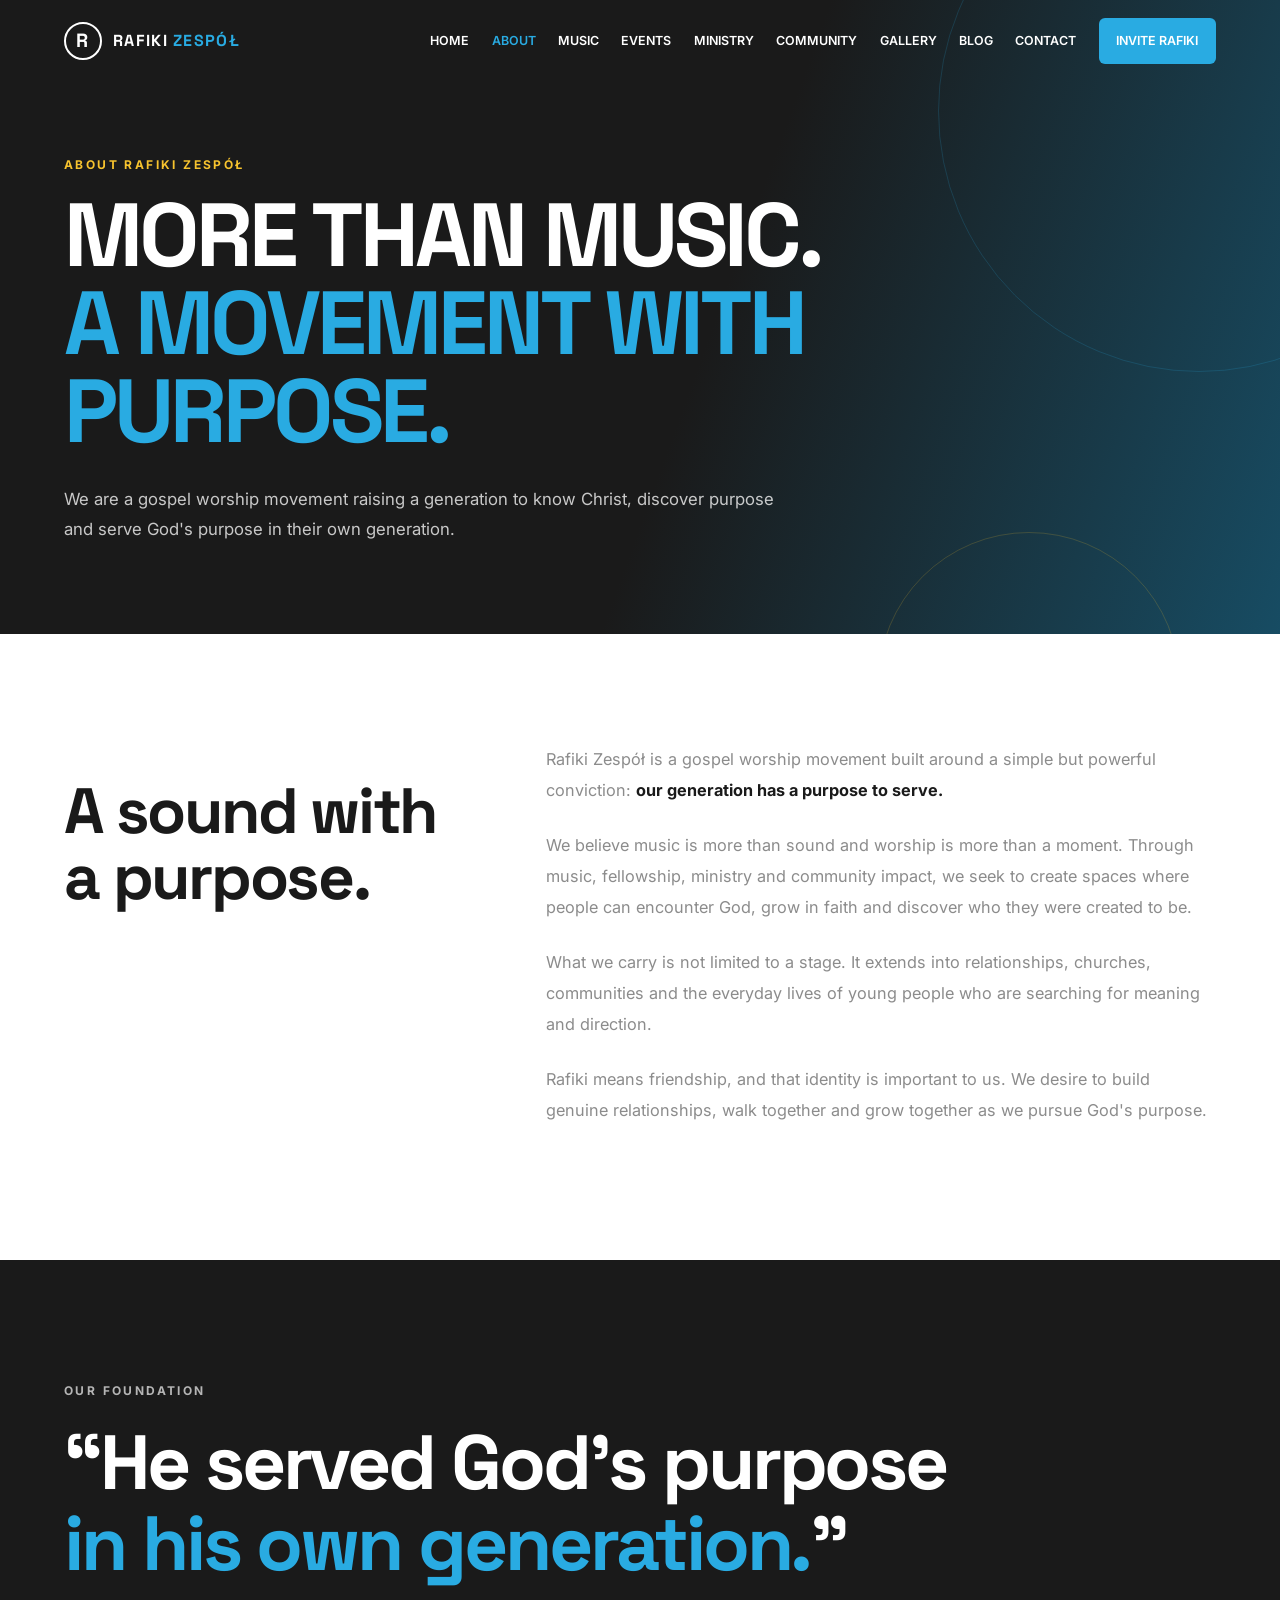
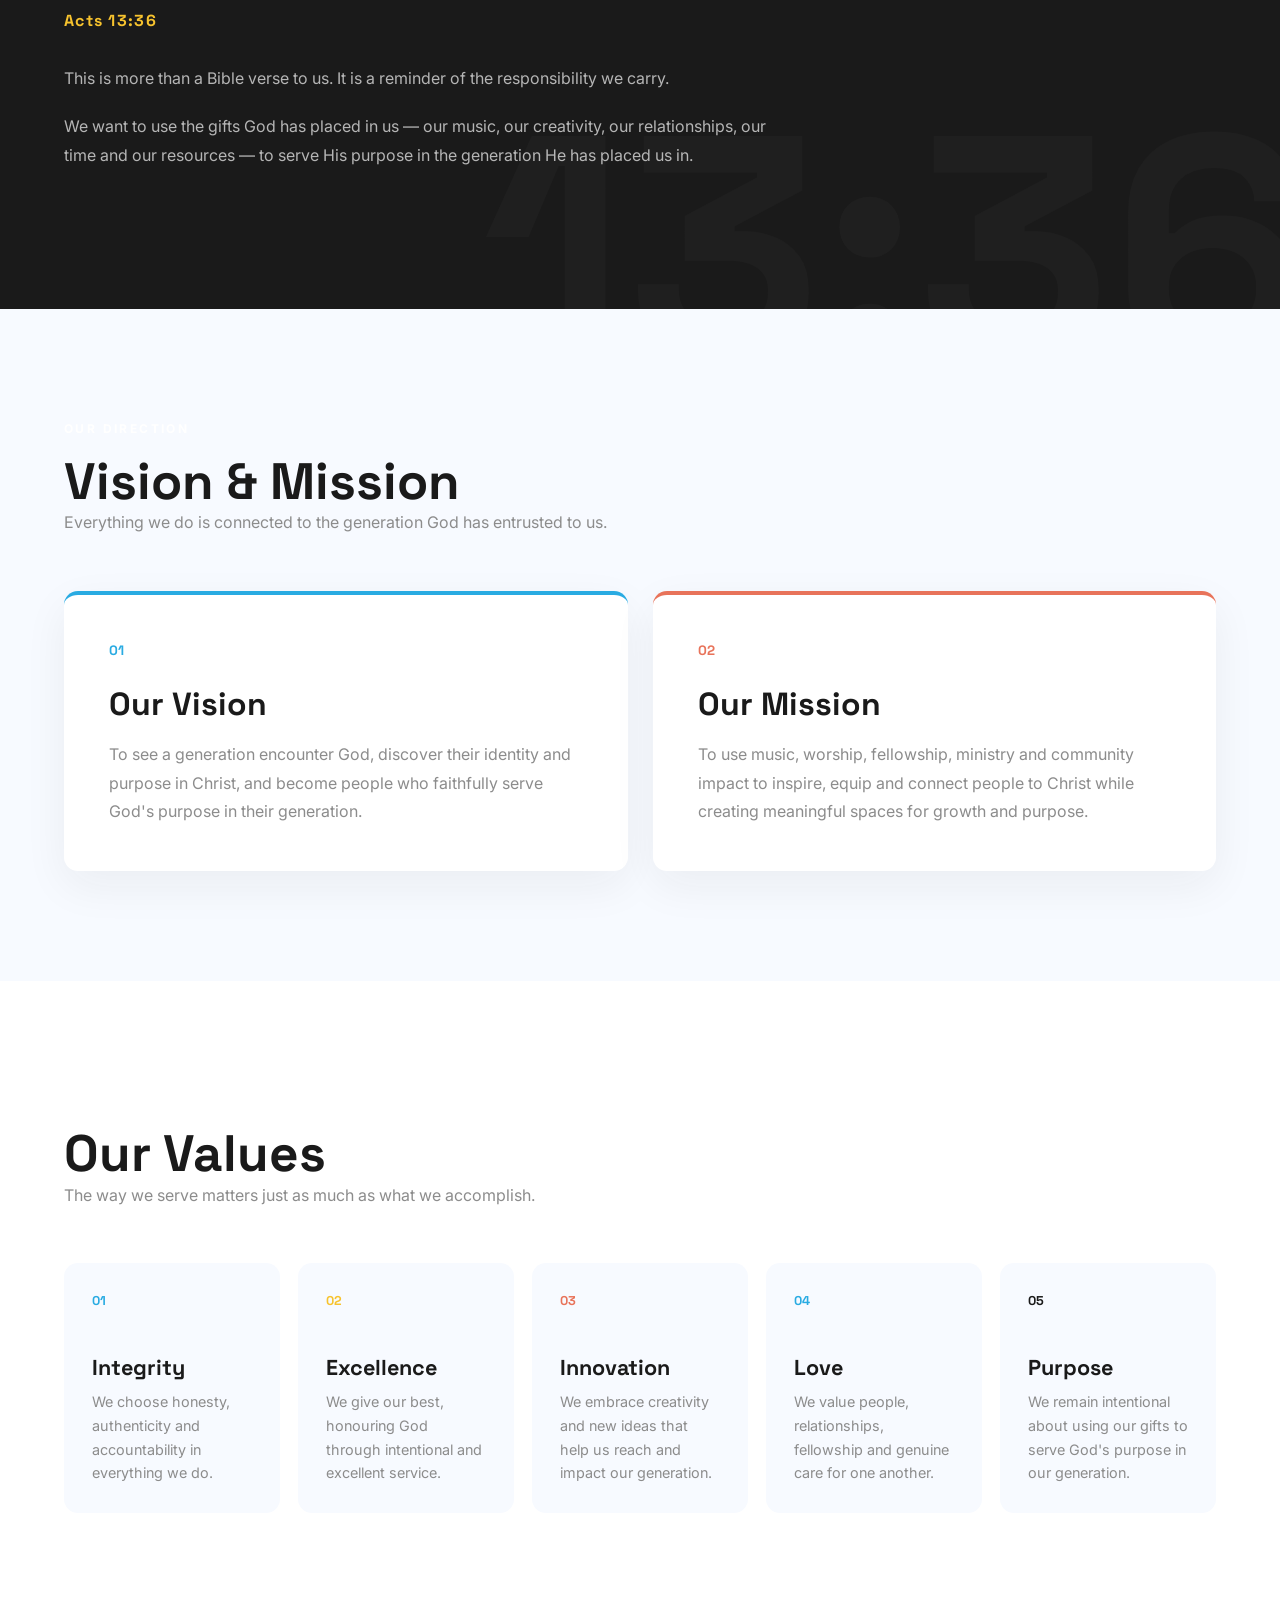
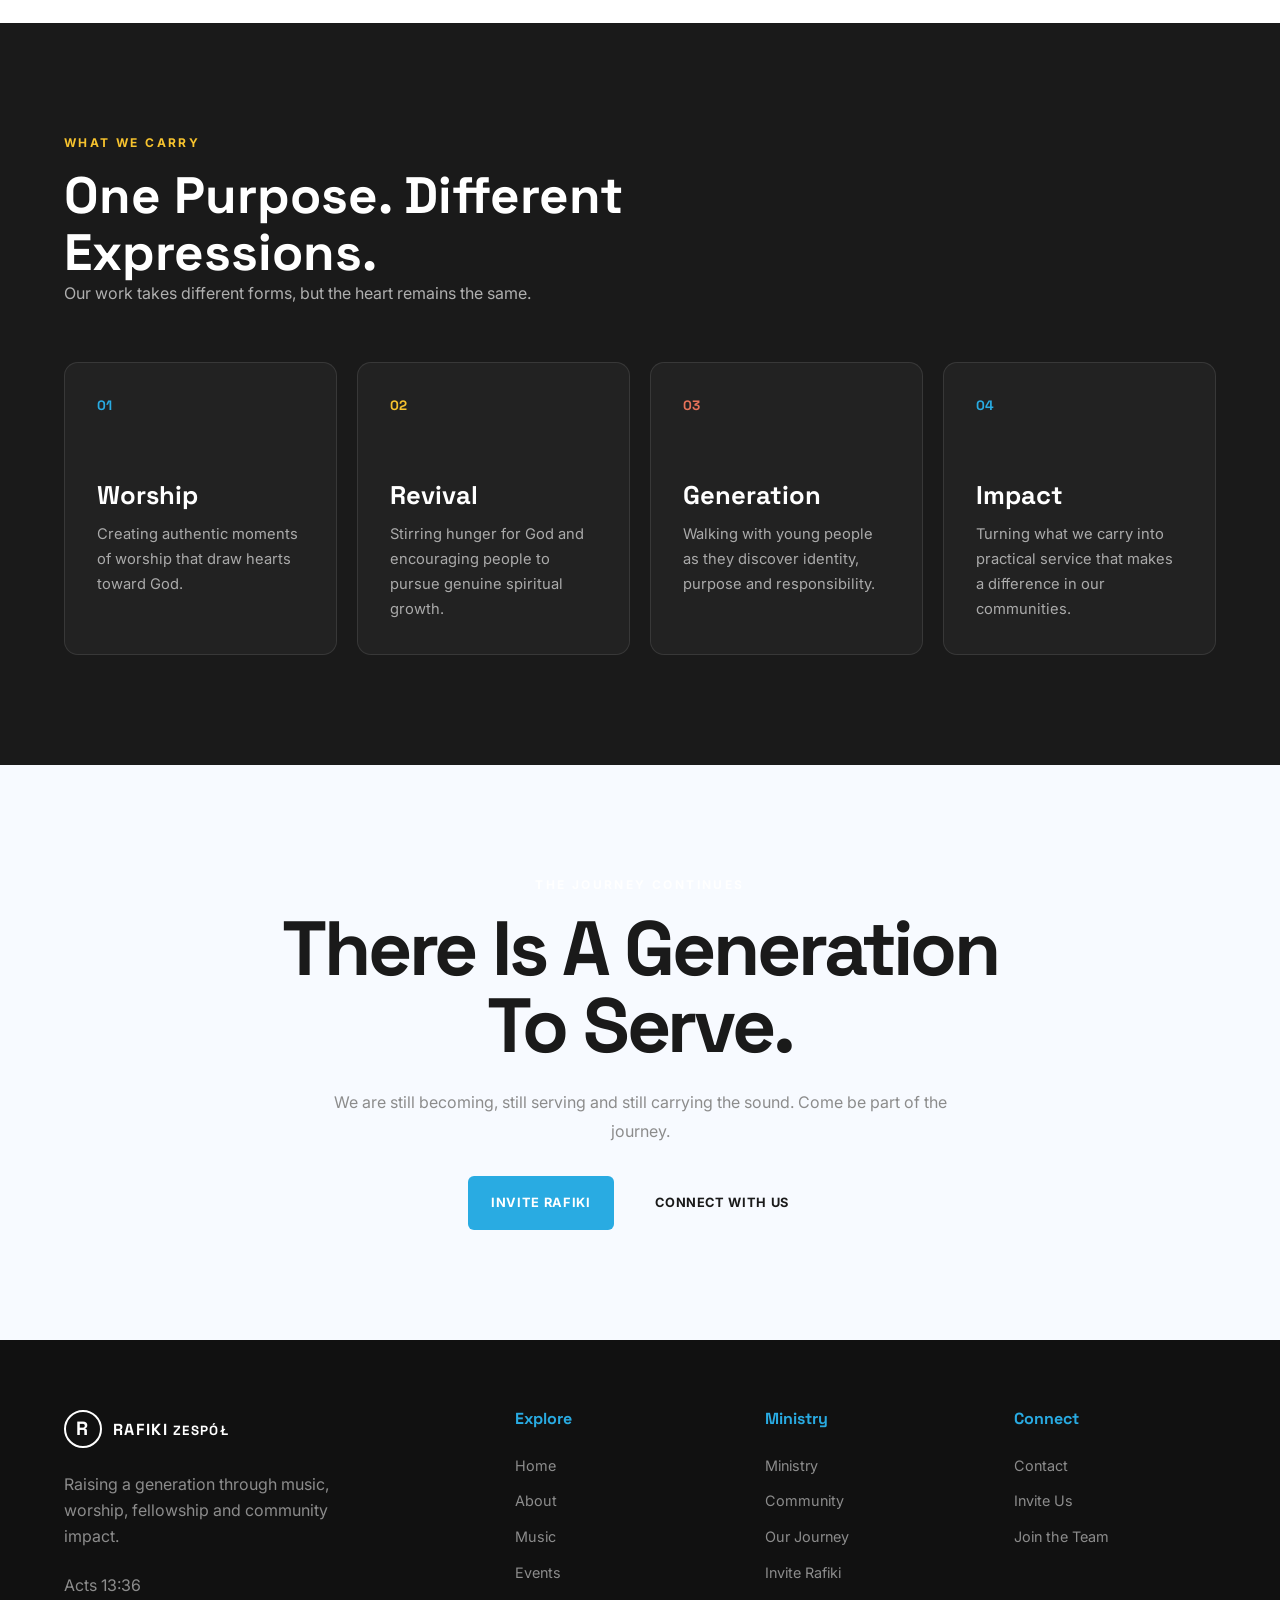
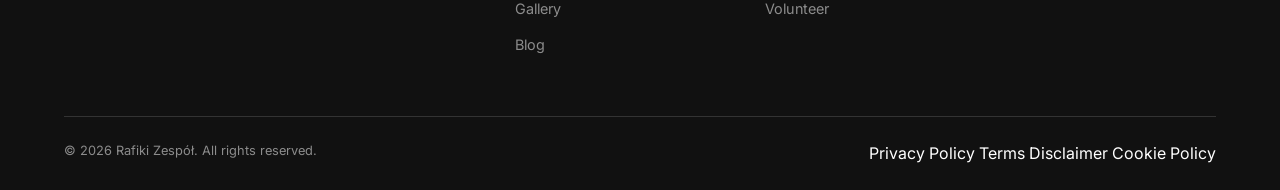
<file: pages/about.html>
<!DOCTYPE html>
<html lang="en">

<head>
    <meta charset="UTF-8">

    <meta name="viewport" content="width=device-width, initial-scale=1.0">

    <meta
        name="description"
        content="Discover the story, vision, mission and values behind Rafiki Zespół — a gospel worship movement raising a generation and carrying His presence."
    >

    <title>About Us | Rafiki Zespół</title>

    <!-- Google Fonts -->
    <link rel="preconnect" href="https://fonts.googleapis.com">
    <link rel="preconnect" href="https://fonts.gstatic.com" crossorigin>

    <link
        href="https://fonts.googleapis.com/css2?family=Inter:wght@400;500;600;700&family=Space+Grotesk:wght@500;600;700&display=swap"
        rel="stylesheet"
    >

    <!-- Main Stylesheet -->
    <link rel="stylesheet" href="../assets/css/style.css">
</head>


<body>

    <!-- =========================
         HEADER
    ========================== -->

   <!-- ================= NAVBAR ================= -->

<header class="site-header" id="site-header">
    <nav class="navbar container">

        <a href="../index.html" class="brand">
            <span class="brand-mark">R</span>
            <span class="brand-name">RAFIKI <strong>ZESPÓŁ</strong></span>
        </a>

        <button
            class="menu-toggle"
            id="menu-toggle"
            aria-label="Open navigation menu"
            aria-expanded="false"
        >
            <span></span>
            <span></span>
            <span></span>
        </button>

        <div class="nav-menu" id="nav-menu">

            <a href="../index.html">Home</a>

            <a href="about.html" class="active">About</a>

            <a href="music.html">Music</a>

            <a href="events.html">Events</a>

            <a href="ministry.html">Ministry</a>

            <a href="community.html">Community</a>

            <a href="gallery.html">Gallery</a>

            <a href="blog.html">Blog</a>

            <a href="contact.html">Contact</a>

            <a href="invite.html" class="nav-cta">
                Invite Rafiki
            </a>

        </div>

    </nav>
</header>

    <!-- =========================
         MAIN
    ========================== -->

    <main>


        <!-- =========================
             PAGE HERO
        ========================== -->

        <section class="inner-page-hero">

            <div class="container">

                <div class="inner-page-hero-content reveal">

                    <p class="eyebrow">
                        ABOUT RAFIKI ZESPÓŁ
                    </p>

                    <h1>
                        More Than Music.
                        <span>A Movement With Purpose.</span>
                    </h1>

                    <p>
                        We are a gospel worship movement raising a generation
                        to know Christ, discover purpose and serve God's purpose
                        in their own generation.
                    </p>

                </div>

            </div>

        </section>


        <!-- =========================
             OUR STORY
        ========================== -->

        <section class="about-story section">

            <div class="container">

                <div class="about-story-grid">

                    <div class="about-story-heading reveal">

                        <p class="eyebrow">
                            OUR STORY
                        </p>

                        <h2>
                            A sound with a purpose.
                        </h2>

                    </div>


                    <div class="about-story-content reveal">

                        <p>
                            Rafiki Zespół is a gospel worship movement built
                            around a simple but powerful conviction:
                            <strong>our generation has a purpose to serve.</strong>
                        </p>

                        <p>
                            We believe music is more than sound and worship
                            is more than a moment. Through music, fellowship,
                            ministry and community impact, we seek to create
                            spaces where people can encounter God, grow in
                            faith and discover who they were created to be.
                        </p>

                        <p>
                            What we carry is not limited to a stage.
                            It extends into relationships, churches,
                            communities and the everyday lives of young
                            people who are searching for meaning and direction.
                        </p>

                        <p>
                            Rafiki means friendship, and that identity is
                            important to us. We desire to build genuine
                            relationships, walk together and grow together
                            as we pursue God's purpose.
                        </p>

                    </div>

                </div>

            </div>

        </section>


        <!-- =========================
             FOUNDATION
        ========================== -->

        <section class="about-foundation">

            <div class="container">

                <div class="foundation-content reveal">

                    <p class="eyebrow">
                        OUR FOUNDATION
                    </p>

                    <h2>
                        “He served God's purpose
                        <span>in his own generation.</span>”
                    </h2>

                    <div class="foundation-reference">
                        Acts 13:36
                    </div>

                    <p>
                        This is more than a Bible verse to us.
                        It is a reminder of the responsibility we carry.
                    </p>

                    <p>
                        We want to use the gifts God has placed in us —
                        our music, our creativity, our relationships,
                        our time and our resources — to serve His purpose
                        in the generation He has placed us in.
                    </p>

                </div>

            </div>

        </section>


        <!-- =========================
             VISION & MISSION
        ========================== -->

        <section class="about-direction section">

            <div class="container">

                <div class="section-heading reveal">

                    <p class="eyebrow">
                        OUR DIRECTION
                    </p>

                    <h2>
                        Vision & Mission
                    </h2>

                    <p>
                        Everything we do is connected to the generation
                        God has entrusted to us.
                    </p>

                </div>


                <div class="direction-grid">

                    <article class="direction-card reveal">

                        <span>
                            01
                        </span>

                        <h3>
                            Our Vision
                        </h3>

                        <p>
                            To see a generation encounter God, discover
                            their identity and purpose in Christ, and
                            become people who faithfully serve God's
                            purpose in their generation.
                        </p>

                    </article>


                    <article class="direction-card reveal">

                        <span>
                            02
                        </span>

                        <h3>
                            Our Mission
                        </h3>

                        <p>
                            To use music, worship, fellowship, ministry
                            and community impact to inspire, equip and
                            connect people to Christ while creating
                            meaningful spaces for growth and purpose.
                        </p>

                    </article>

                </div>

            </div>

        </section>


        <!-- =========================
             VALUES
        ========================== -->

        <section class="about-values section">

            <div class="container">

                <div class="section-heading reveal">

                    <p class="eyebrow">
                        WHAT GUIDES US
                    </p>

                    <h2>
                        Our Values
                    </h2>

                    <p>
                        The way we serve matters just as much as
                        what we accomplish.
                    </p>

                </div>


                <div class="values-grid">


                    <article class="value-card reveal">

                        <div class="value-number">
                            01
                        </div>

                        <h3>
                            Integrity
                        </h3>

                        <p>
                            We choose honesty, authenticity and
                            accountability in everything we do.
                        </p>

                    </article>


                    <article class="value-card reveal">

                        <div class="value-number">
                            02
                        </div>

                        <h3>
                            Excellence
                        </h3>

                        <p>
                            We give our best, honouring God through
                            intentional and excellent service.
                        </p>

                    </article>


                    <article class="value-card reveal">

                        <div class="value-number">
                            03
                        </div>

                        <h3>
                            Innovation
                        </h3>

                        <p>
                            We embrace creativity and new ideas that
                            help us reach and impact our generation.
                        </p>

                    </article>


                    <article class="value-card reveal">

                        <div class="value-number">
                            04
                        </div>

                        <h3>
                            Love
                        </h3>

                        <p>
                            We value people, relationships, fellowship
                            and genuine care for one another.
                        </p>

                    </article>


                    <article class="value-card reveal">

                        <div class="value-number">
                            05
                        </div>

                        <h3>
                            Purpose
                        </h3>

                        <p>
                            We remain intentional about using our gifts
                            to serve God's purpose in our generation.
                        </p>

                    </article>


                </div>

            </div>

        </section>


        <!-- =========================
             WHAT WE CARRY
        ========================== -->

        <section class="about-carry section">

            <div class="container">

                <div class="section-heading reveal">

                    <p class="eyebrow">
                        WHAT WE CARRY
                    </p>

                    <h2>
                        One Purpose.
                        Different Expressions.
                    </h2>

                    <p>
                        Our work takes different forms, but the heart
                        remains the same.
                    </p>

                </div>


                <div class="carry-grid">


                    <article class="carry-card reveal">

                        <div class="carry-icon">
                            01
                        </div>

                        <h3>
                            Worship
                        </h3>

                        <p>
                            Creating authentic moments of worship that
                            draw hearts toward God.
                        </p>

                    </article>


                    <article class="carry-card reveal">

                        <div class="carry-icon">
                            02
                        </div>

                        <h3>
                            Revival
                        </h3>

                        <p>
                            Stirring hunger for God and encouraging
                            people to pursue genuine spiritual growth.
                        </p>

                    </article>


                    <article class="carry-card reveal">

                        <div class="carry-icon">
                            03
                        </div>

                        <h3>
                            Generation
                        </h3>

                        <p>
                            Walking with young people as they discover
                            identity, purpose and responsibility.
                        </p>

                    </article>


                    <article class="carry-card reveal">

                        <div class="carry-icon">
                            04
                        </div>

                        <h3>
                            Impact
                        </h3>

                        <p>
                            Turning what we carry into practical service
                            that makes a difference in our communities.
                        </p>

                    </article>


                </div>

            </div>

        </section>


        <!-- =========================
             CTA
        ========================== -->

        <section class="about-cta section">

            <div class="container">

                <div class="about-cta-content reveal">

                    <p class="eyebrow">
                        THE JOURNEY CONTINUES
                    </p>

                    <h2>
                        There Is A Generation To Serve.
                    </h2>

                    <p>
                        We are still becoming, still serving and still
                        carrying the sound. Come be part of the journey.
                    </p>

                    <div class="about-cta-buttons">

                        <a
                            href="invite.html"
                            class="btn btn-primary"
                        >
                            Invite Rafiki
                        </a>

                        <a
                            href="contact.html"
                            class="btn btn-secondary"
                        >
                            Connect With Us
                        </a>

                    </div>

                </div>

            </div>

        </section>

    </main>


    <!-- =========================
         FOOTER
    ========================== -->

    <footer class="site-footer">

        <div class="container footer-grid">

            <div class="footer-brand">

                <a href="../index.html" class="brand">

                    <span class="brand-mark">
                        R
                    </span>

                    <span class="brand-text">
                        <strong>RAFIKI</strong>
                        <small>ZESPÓŁ</small>
                    </span>

                </a>

                <p>
                    Raising a generation through music, worship,
                    fellowship and community impact.
                </p>

                <p class="footer-verse">
                    Acts 13:36
                </p>

            </div>


            <div class="footer-column">

                <h4>
                    Explore
                </h4>

                <a href="../index.html">
                    Home
                </a>

                <a href="about.html">
                    About
                </a>

                <a href="music.html">
                    Music
                </a>

                <a href="events.html">
                    Events
                </a>

                <a href="gallery.html">
                    Gallery
                </a>

                <a href="blog.html">
                    Blog
                </a>

            </div>


            <div class="footer-column">

                <h4>
                    Ministry
                </h4>

                <a href="ministry.html">
                    Ministry
                </a>

                <a href="community.html">
                    Community
                </a>

                <a href="journey.html">
                    Our Journey
                </a>

                <a href="invite.html">
                    Invite Rafiki
                </a>

                <a href="volunteer.html">
                    Volunteer
                </a>

            </div>


            <div class="footer-column">

                <h4>
                    Connect
                </h4>

                <a href="contact.html">
                    Contact
                </a>

                <a href="invite.html">
                    Invite Us
                </a>

                <a href="volunteer.html">
                    Join the Team
                </a>

            </div>

        </div>


        <div class="container footer-bottom">

            <p>
                © 2026 Rafiki Zespół. All rights reserved.
            </p>

            <div class="footer-legal">

                <a href="privacy-policy.html">
                    Privacy Policy
                </a>

                <a href="terms.html">
                    Terms
                </a>

                <a href="disclaimer.html">
                    Disclaimer
                </a>

                <a href="cookie-policy.html">
                    Cookie Policy
                </a>

            </div>

        </div>

    </footer>


    <!-- Main JavaScript -->
    <script src="../assets/js/main.js"></script>

</body>

</html>
</file>
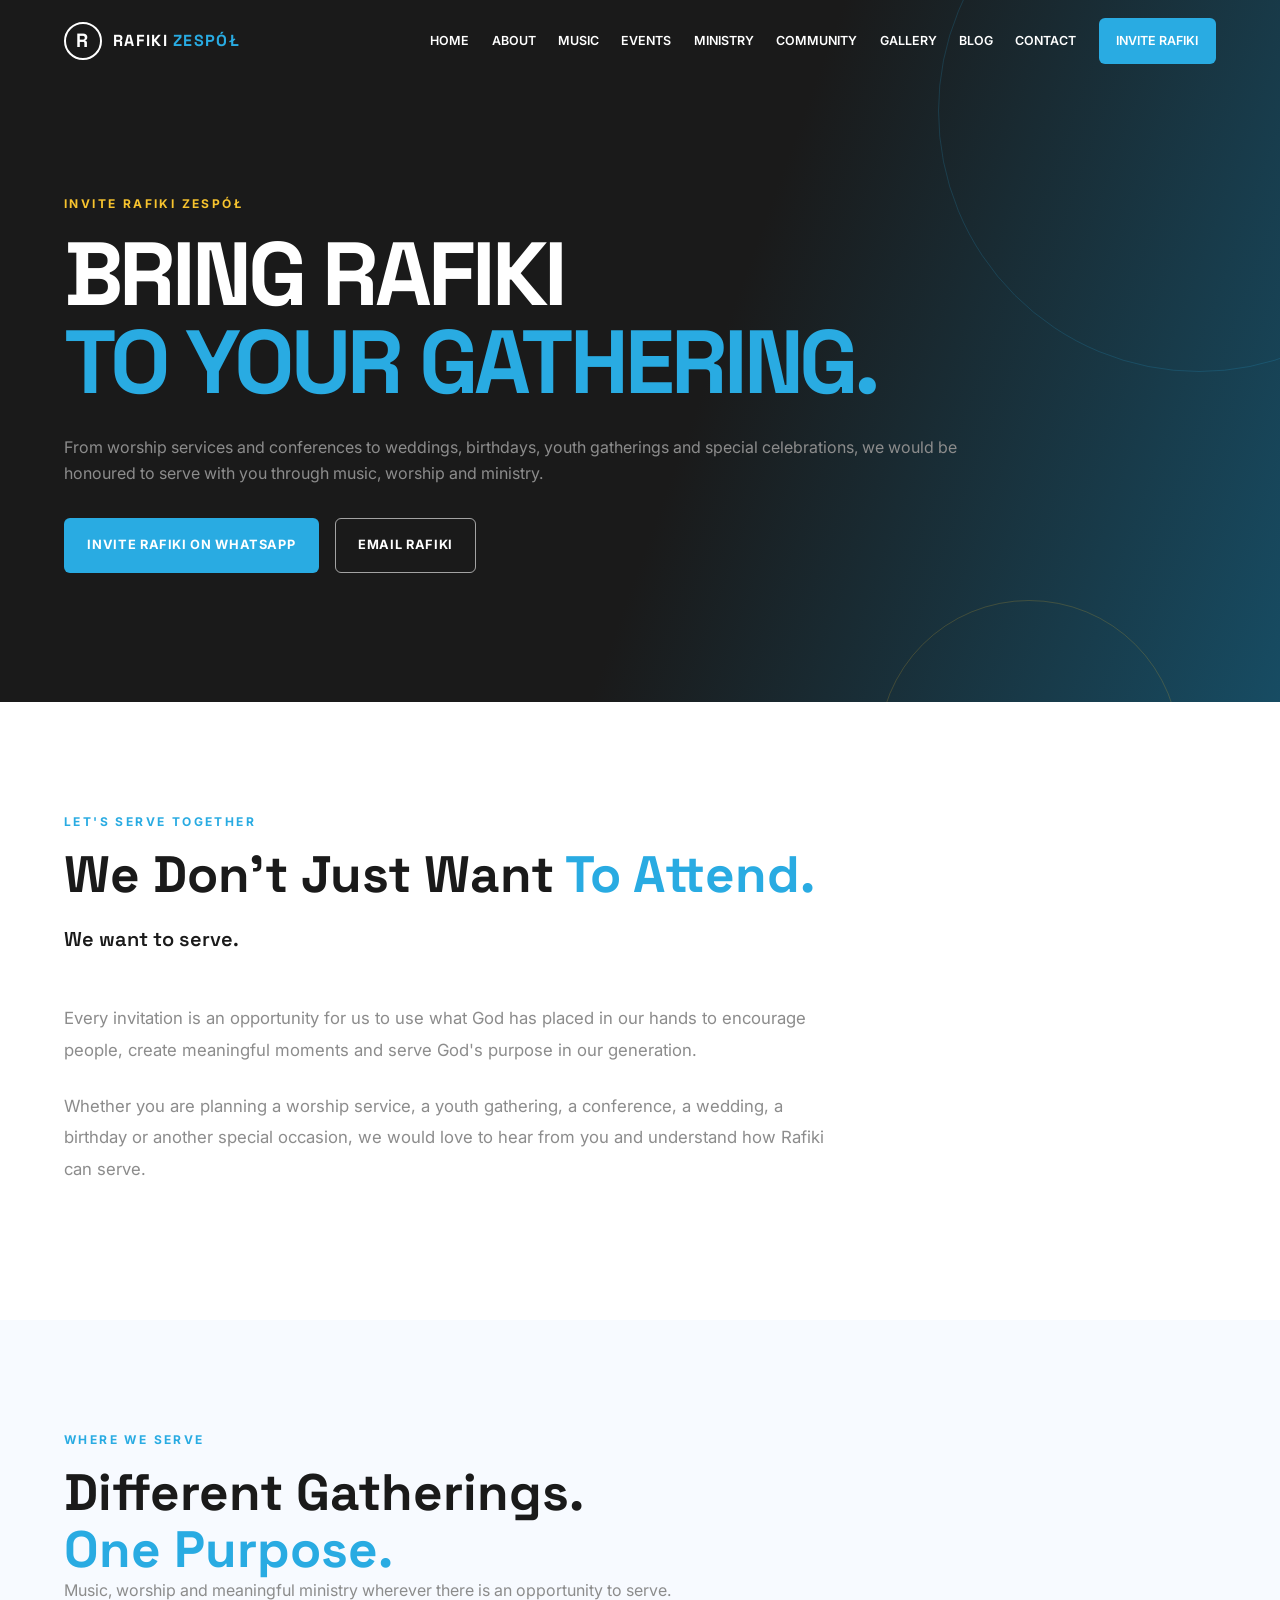
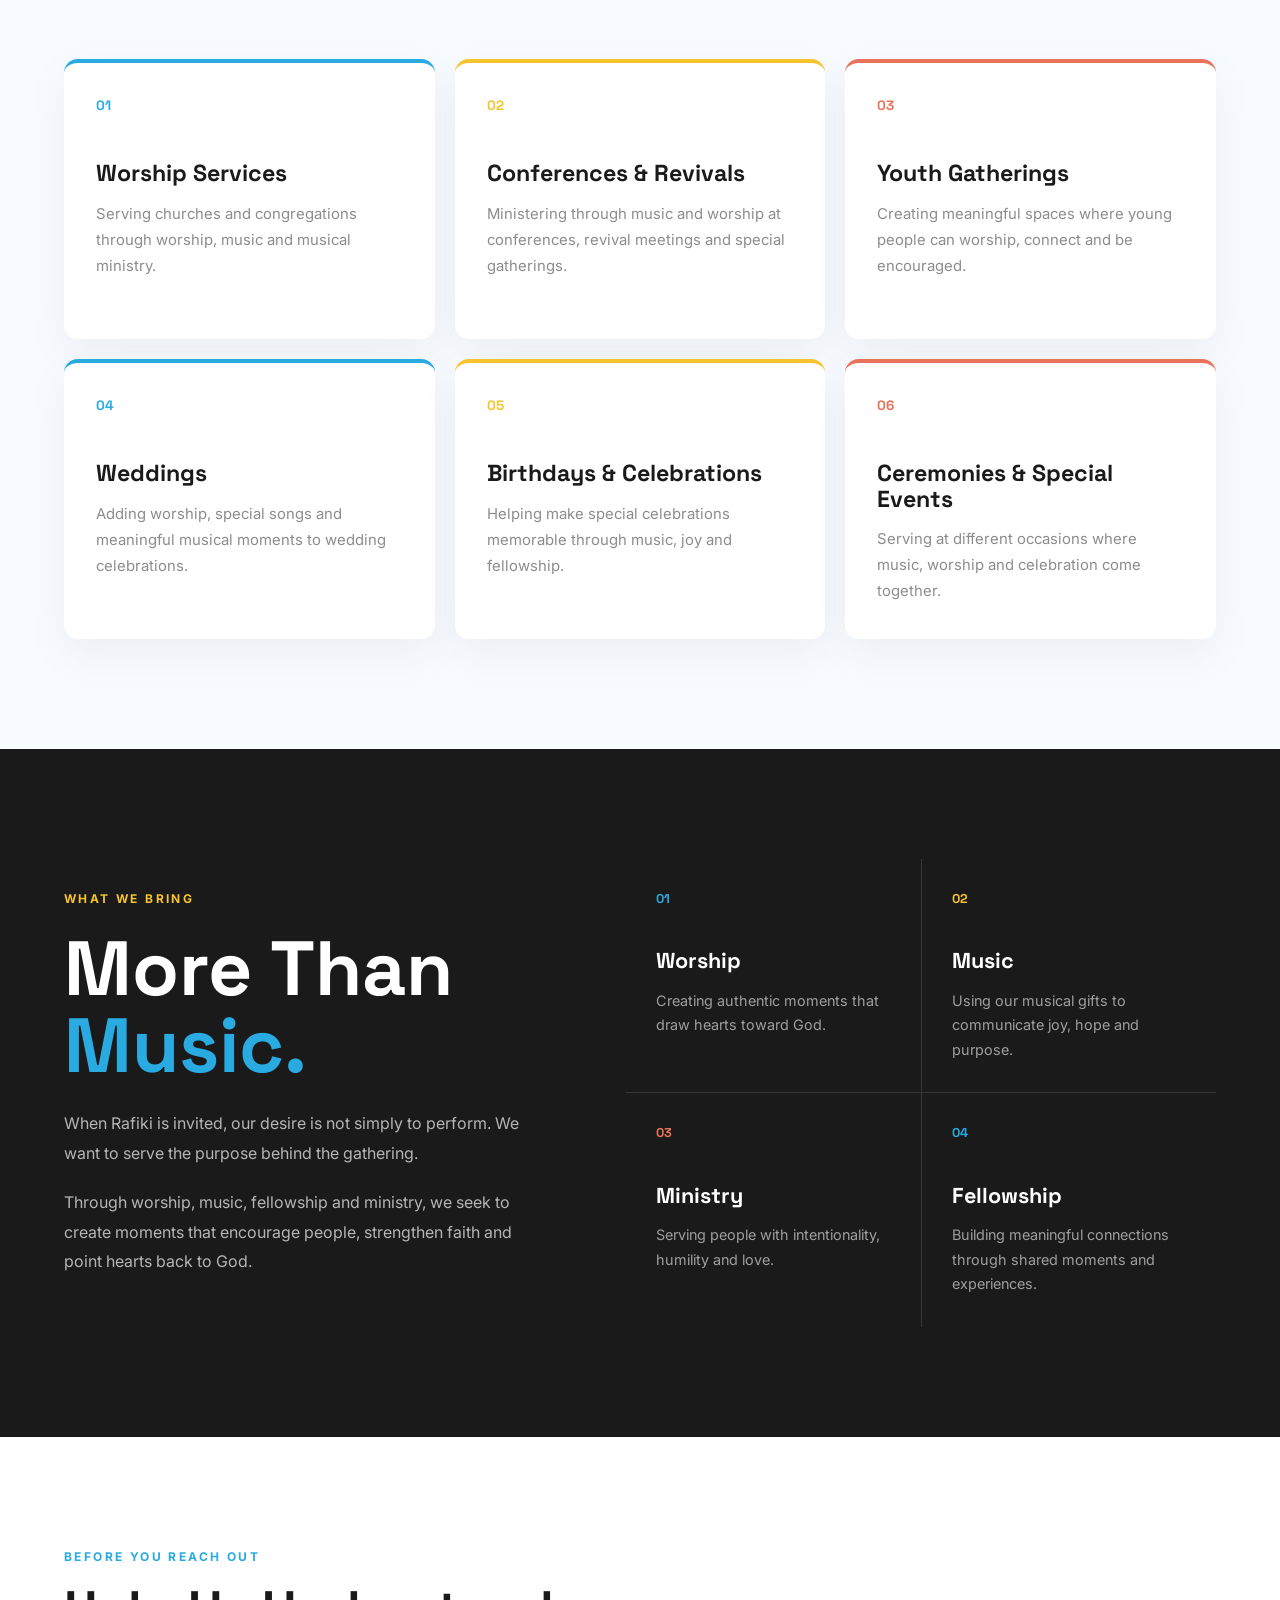
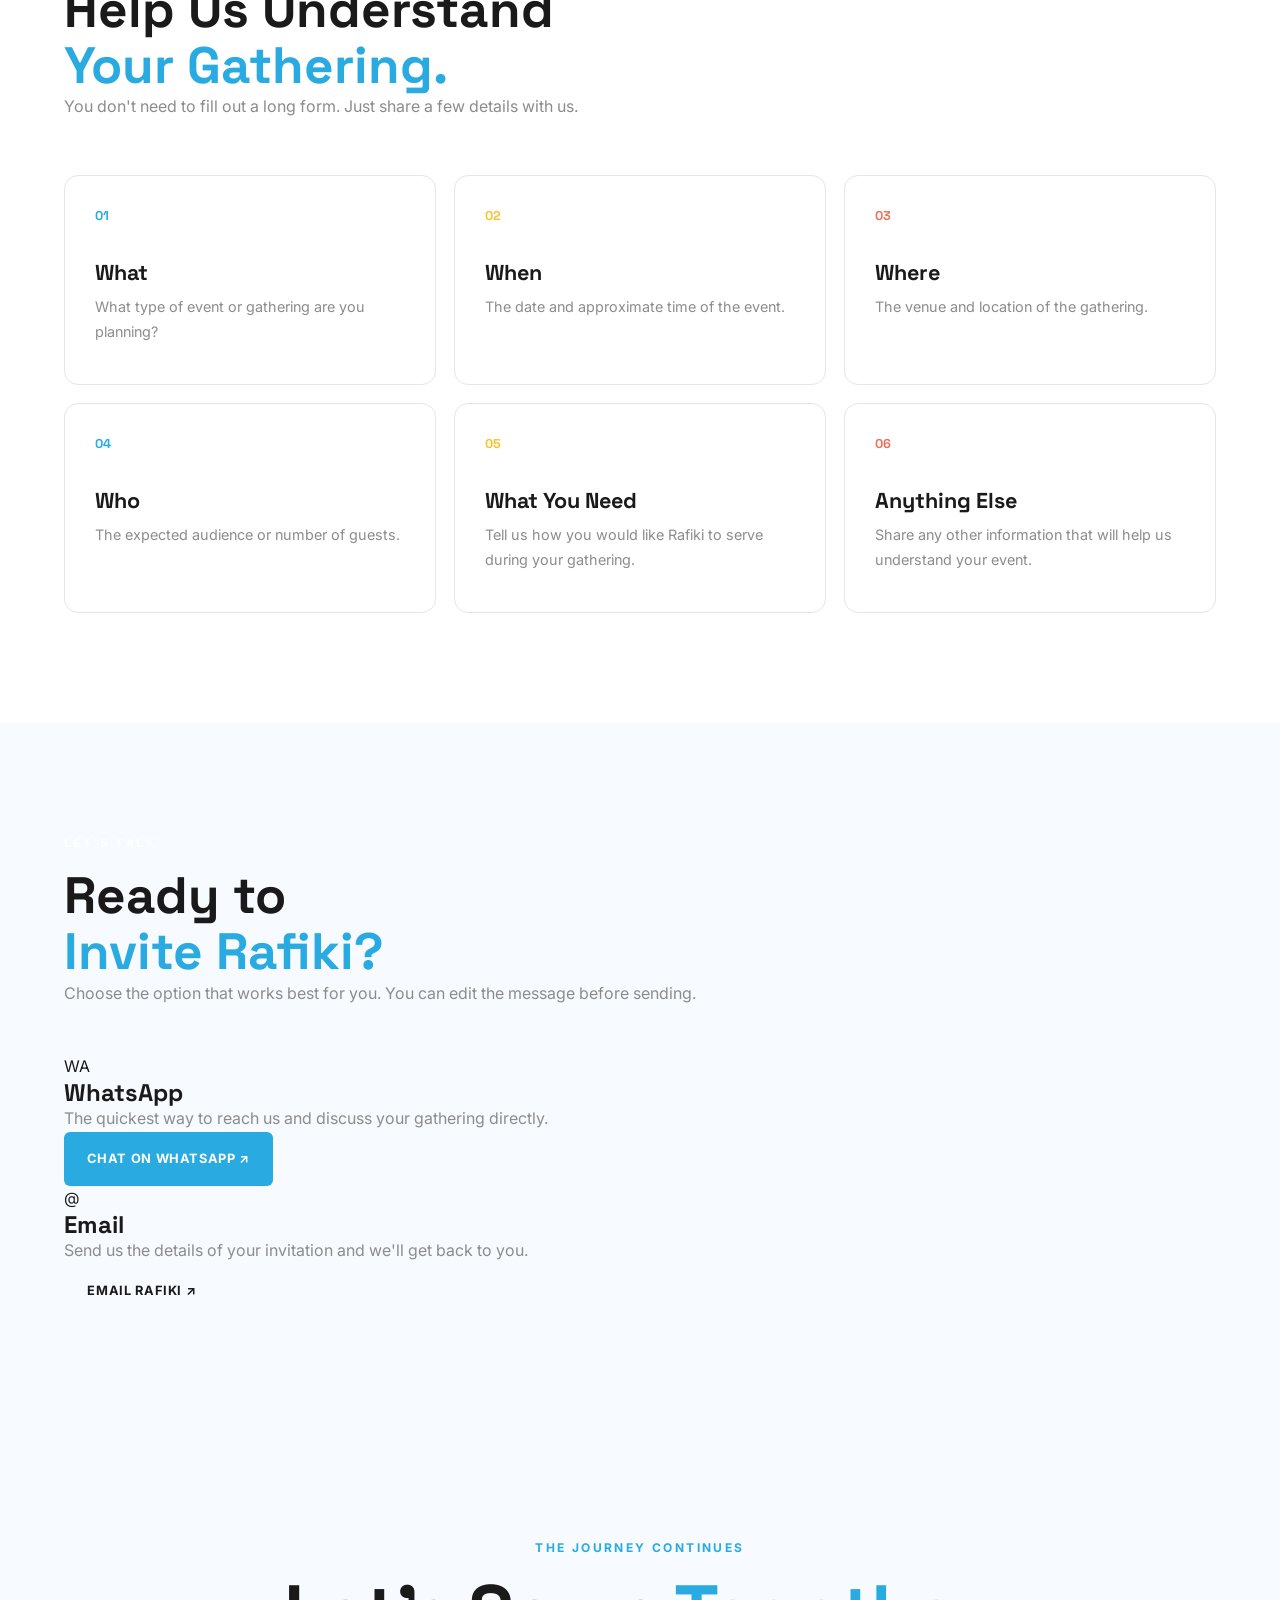
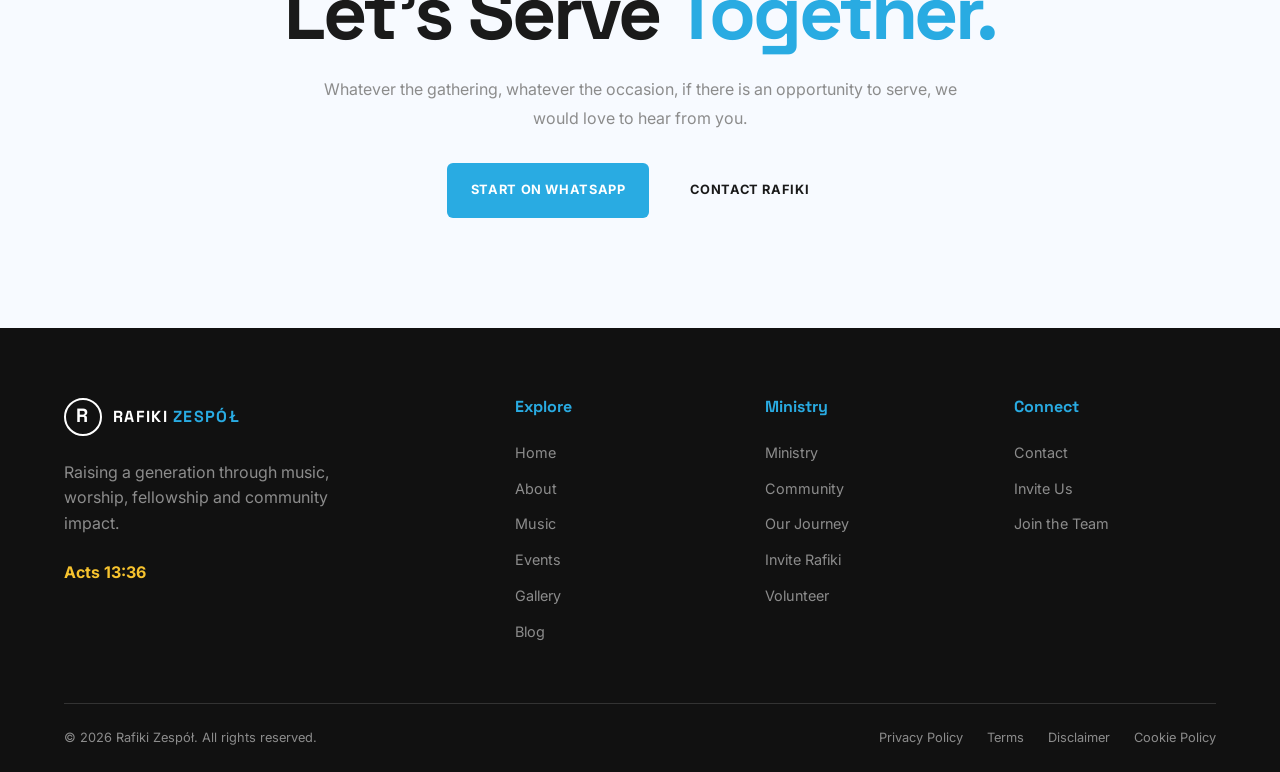
<file: pages/invite.html>
<!DOCTYPE html>
<html lang="en">
<head>
    <meta charset="UTF-8">
    <meta name="viewport" content="width=device-width, initial-scale=1.0">

    <meta
        name="description"
        content="Invite Rafiki Zespół to serve at your worship service, conference, youth gathering, wedding, birthday, ceremony or special event."
    >

    <title>Invite Rafiki | Rafiki Zespół</title>

    <link rel="preconnect" href="https://fonts.googleapis.com">
    <link rel="preconnect" href="https://fonts.gstatic.com" crossorigin>

    <link
        href="https://fonts.googleapis.com/css2?family=Inter:wght@400;500;600;700&family=Space+Grotesk:wght@500;600;700&display=swap"
        rel="stylesheet"
    >

    <link rel="stylesheet" href="../assets/css/style.css">
</head>

<body>

    <!-- ================= NAVBAR ================= -->

    <header class="site-header" id="site-header">
        <nav class="navbar container">

            <a href="../index.html" class="brand">
                <span class="brand-mark">R</span>
                <span class="brand-name">
                    RAFIKI <strong>ZESPÓŁ</strong>
                </span>
            </a>

            <button
                class="menu-toggle"
                id="menu-toggle"
                aria-label="Open navigation menu"
                aria-expanded="false"
            >
                <span></span>
                <span></span>
                <span></span>
            </button>

            <div class="nav-menu" id="nav-menu">

                <a href="../index.html">Home</a>
                <a href="about.html">About</a>
                <a href="music.html">Music</a>
                <a href="events.html">Events</a>
                <a href="ministry.html">Ministry</a>
                <a href="community.html">Community</a>
                <a href="gallery.html">Gallery</a>
                <a href="blog.html">Blog</a>
                <a href="contact.html">Contact</a>

                <a href="invite.html" class="nav-cta active">
                    Invite Rafiki
                </a>

            </div>

        </nav>
    </header>


    <main>

        <!-- ================= HERO ================= -->

        <section class="inner-page-hero invite-hero">

            <div class="container">

                <div class="inner-page-hero-content reveal">

                    <p class="eyebrow">
                        INVITE RAFIKI ZESPÓŁ
                    </p>

                    <h1>
                        Bring Rafiki
                        <span>To Your Gathering.</span>
                    </h1>

                    <p>
                        From worship services and conferences to weddings,
                        birthdays, youth gatherings and special celebrations,
                        we would be honoured to serve with you through music,
                        worship and ministry.
                    </p>

                    <div class="hero-actions">

                        <a
                            href="https://wa.me/254798562612?text=Hello%20Rafiki%20Zesp%C3%B3%C5%82%20%F0%9F%91%8B%0A%0AI%20would%20like%20to%20invite%20Rafiki%20to%20minister%20at%20my%20event.%0A%0AEvent%3A%0ADate%3A%0AVenue%2FLocation%3A%0ATime%3A%0AExpected%20guests%2Faudience%3A%0A%0AAdditional%20information%3A"
                            class="btn btn-primary"
                            target="_blank"
                            rel="noopener noreferrer"
                        >
                            Invite Rafiki on WhatsApp
                        </a>

                        <a
                            href="mailto:rafikizespol24@gmail.com?subject=Invitation%20to%20Minister%20%E2%80%93%20Rafiki%20Zesp%C3%B3l&body=Hello%20Rafiki%20Zesp%C3%B3l%2C%0A%0AI%20would%20like%20to%20invite%20Rafiki%20Zesp%C3%B3l%20to%20minister%20at%20our%20upcoming%20event.%0A%0AEvent%20type%3A%0ADate%3A%0AVenue%2FLocation%3A%0ATime%3A%0AExpected%20guests%2Faudience%3A%0A%0AAdditional%20information%3A%0A%0AName%3A%0APhone%20number%3A"
                            class="btn btn-outline"
                        >
                            Email Rafiki
                        </a>

                    </div>

                </div>

            </div>

        </section>


        <!-- ================= INTRODUCTION ================= -->

        <section class="section invite-intro">

            <div class="container">

                <div class="section-heading reveal">

                    <p class="eyebrow blue-text">
                        LET'S SERVE TOGETHER
                    </p>

                    <h2>
                        We Don't Just Want
                        <span class="blue-text">To Attend.</span>
                    </h2>

                    <p>
                        We want to serve.
                    </p>

                </div>

                <div class="invite-intro-content reveal">

                    <p>
                        Every invitation is an opportunity for us to use what
                        God has placed in our hands to encourage people,
                        create meaningful moments and serve God's purpose
                        in our generation.
                    </p>

                    <p>
                        Whether you are planning a worship service, a youth
                        gathering, a conference, a wedding, a birthday or
                        another special occasion, we would love to hear from
                        you and understand how Rafiki can serve.
                    </p>

                </div>

            </div>

        </section>


        <!-- ================= WHERE WE SERVE ================= -->

        <section class="section invite-occasions">

            <div class="container">

                <div class="section-heading reveal">

                    <p class="eyebrow blue-text">
                        WHERE WE SERVE
                    </p>

                    <h2>
                        Different Gatherings.
                        <span class="blue-text">One Purpose.</span>
                    </h2>

                    <p>
                        Music, worship and meaningful ministry wherever
                        there is an opportunity to serve.
                    </p>

                </div>


                <div class="invite-occasions-grid">

                    <article class="invite-occasion-card reveal">

                        <span class="invite-occasion-number">
                            01
                        </span>

                        <h3>
                            Worship Services
                        </h3>

                        <p>
                            Serving churches and congregations through
                            worship, music and musical ministry.
                        </p>

                    </article>


                    <article class="invite-occasion-card reveal">

                        <span class="invite-occasion-number">
                            02
                        </span>

                        <h3>
                            Conferences & Revivals
                        </h3>

                        <p>
                            Ministering through music and worship at
                            conferences, revival meetings and special
                            gatherings.
                        </p>

                    </article>


                    <article class="invite-occasion-card reveal">

                        <span class="invite-occasion-number">
                            03
                        </span>

                        <h3>
                            Youth Gatherings
                        </h3>

                        <p>
                            Creating meaningful spaces where young people
                            can worship, connect and be encouraged.
                        </p>

                    </article>


                    <article class="invite-occasion-card reveal">

                        <span class="invite-occasion-number">
                            04
                        </span>

                        <h3>
                            Weddings
                        </h3>

                        <p>
                            Adding worship, special songs and meaningful
                            musical moments to wedding celebrations.
                        </p>

                    </article>


                    <article class="invite-occasion-card reveal">

                        <span class="invite-occasion-number">
                            05
                        </span>

                        <h3>
                            Birthdays & Celebrations
                        </h3>

                        <p>
                            Helping make special celebrations memorable
                            through music, joy and fellowship.
                        </p>

                    </article>


                    <article class="invite-occasion-card reveal">

                        <span class="invite-occasion-number">
                            06
                        </span>

                        <h3>
                            Ceremonies & Special Events
                        </h3>

                        <p>
                            Serving at different occasions where music,
                            worship and celebration come together.
                        </p>

                    </article>

                </div>

            </div>

        </section>


        <!-- ================= WHAT WE BRING ================= -->

        <section class="section invite-carry">

            <div class="container">

                <div class="invite-carry-grid">

                    <div class="invite-carry-content reveal">

                        <p class="eyebrow">
                            WHAT WE BRING
                        </p>

                        <h2>
                            More Than
                            <span>Music.</span>
                        </h2>

                        <p>
                            When Rafiki is invited, our desire is not simply
                            to perform. We want to serve the purpose behind
                            the gathering.
                        </p>

                        <p>
                            Through worship, music, fellowship and ministry,
                            we seek to create moments that encourage people,
                            strengthen faith and point hearts back to God.
                        </p>

                    </div>


                    <div class="invite-carry-list reveal">

                        <div>
                            <span>01</span>
                            <strong>Worship</strong>
                            <p>
                                Creating authentic moments that draw
                                hearts toward God.
                            </p>
                        </div>

                        <div>
                            <span>02</span>
                            <strong>Music</strong>
                            <p>
                                Using our musical gifts to communicate
                                joy, hope and purpose.
                            </p>
                        </div>

                        <div>
                            <span>03</span>
                            <strong>Ministry</strong>
                            <p>
                                Serving people with intentionality,
                                humility and love.
                            </p>
                        </div>

                        <div>
                            <span>04</span>
                            <strong>Fellowship</strong>
                            <p>
                                Building meaningful connections through
                                shared moments and experiences.
                            </p>
                        </div>

                    </div>

                </div>

            </div>

        </section>


        <!-- ================= WHAT TO SHARE ================= -->

        <section class="section invite-details">

            <div class="container">

                <div class="section-heading reveal">

                    <p class="eyebrow blue-text">
                        BEFORE YOU REACH OUT
                    </p>

                    <h2>
                        Help Us Understand
                        <span class="blue-text">Your Gathering.</span>
                    </h2>

                    <p>
                        You don't need to fill out a long form.
                        Just share a few details with us.
                    </p>

                </div>


                <div class="invite-details-grid">

                    <div class="invite-detail reveal">
                        <span>01</span>
                        <h3>What</h3>
                        <p>
                            What type of event or gathering are you planning?
                        </p>
                    </div>

                    <div class="invite-detail reveal">
                        <span>02</span>
                        <h3>When</h3>
                        <p>
                            The date and approximate time of the event.
                        </p>
                    </div>

                    <div class="invite-detail reveal">
                        <span>03</span>
                        <h3>Where</h3>
                        <p>
                            The venue and location of the gathering.
                        </p>
                    </div>

                    <div class="invite-detail reveal">
                        <span>04</span>
                        <h3>Who</h3>
                        <p>
                            The expected audience or number of guests.
                        </p>
                    </div>

                    <div class="invite-detail reveal">
                        <span>05</span>
                        <h3>What You Need</h3>
                        <p>
                            Tell us how you would like Rafiki to serve
                            during your gathering.
                        </p>
                    </div>

                    <div class="invite-detail reveal">
                        <span>06</span>
                        <h3>Anything Else</h3>
                        <p>
                            Share any other information that will help
                            us understand your event.
                        </p>
                    </div>

                </div>

            </div>

        </section>


        <!-- ================= CONTACT OPTIONS ================= -->

        <section class="invite-contact section">

            <div class="container">

                <div class="section-heading reveal">

                    <p class="eyebrow">
                        LET'S TALK
                    </p>

                    <h2>
                        Ready to
                        <span>Invite Rafiki?</span>
                    </h2>

                    <p>
                        Choose the option that works best for you.
                        You can edit the message before sending.
                    </p>

                </div>


                <div class="invite-contact-grid">

                    <article class="invite-contact-card reveal">

                        <div class="invite-contact-icon">
                            WA
                        </div>

                        <h3>
                            WhatsApp
                        </h3>

                        <p>
                            The quickest way to reach us and discuss
                            your gathering directly.
                        </p>

                        <a
                            href="https://wa.me/254798562612?text=Hello%20Rafiki%20Zesp%C3%B3%C5%82%20%F0%9F%91%8B%0A%0AI%20would%20like%20to%20invite%20Rafiki%20to%20minister%20at%20my%20event.%0A%0AEvent%3A%0ADate%3A%0AVenue%2FLocation%3A%0ATime%3A%0AExpected%20guests%2Faudience%3A%0A%0AAdditional%20information%3A"
                            class="btn btn-primary"
                            target="_blank"
                            rel="noopener noreferrer"
                        >
                            Chat on WhatsApp ↗
                        </a>

                    </article>


                    <article class="invite-contact-card reveal">

                        <div class="invite-contact-icon email-icon">
                            @
                        </div>

                        <h3>
                            Email
                        </h3>

                        <p>
                            Send us the details of your invitation
                            and we'll get back to you.
                        </p>

                        <a
                            href="mailto:rafikizespol24@gmail.com?subject=Invitation%20to%20Minister%20%E2%80%93%20Rafiki%20Zesp%C3%B3l&body=Hello%20Rafiki%20Zesp%C3%B3l%2C%0A%0AI%20would%20like%20to%20invite%20Rafiki%20Zesp%C3%B3l%20to%20minister%20at%20our%20upcoming%20event.%0A%0AEvent%20type%3A%0ADate%3A%0AVenue%2FLocation%3A%0ATime%3A%0AExpected%20guests%2Faudience%3A%0A%0AAdditional%20information%3A%0A%0AName%3A%0APhone%20number%3A"
                            class="btn btn-outline-dark"
                        >
                            Email Rafiki ↗
                        </a>

                    </article>

                </div>

            </div>

        </section>


        <!-- ================= FINAL CTA ================= -->

        <section class="about-cta section">

            <div class="container">

                <div class="about-cta-content reveal">

                    <p class="eyebrow blue-text">
                        THE JOURNEY CONTINUES
                    </p>

                    <h2>
                        Let's Serve
                        <span class="blue-text">Together.</span>
                    </h2>

                    <p>
                        Whatever the gathering, whatever the occasion,
                        if there is an opportunity to serve, we would
                        love to hear from you.
                    </p>

                    <div class="about-cta-buttons">

                        <a
                            href="https://wa.me/254798562612?text=Hello%20Rafiki%20Zesp%C3%B3%C5%82%20%F0%9F%91%8B%0A%0AI%20would%20like%20to%20invite%20Rafiki%20to%20minister%20at%20my%20event.%0A%0AEvent%3A%0ADate%3A%0AVenue%2FLocation%3A%0ATime%3A%0AExpected%20guests%2Faudience%3A%0A%0AAdditional%20information%3A"
                            class="btn btn-primary"
                            target="_blank"
                            rel="noopener noreferrer"
                        >
                            Start on WhatsApp
                        </a>

                        <a
                            href="contact.html"
                            class="btn btn-outline-dark"
                        >
                            Contact Rafiki
                        </a>

                    </div>

                </div>

            </div>

        </section>

    </main>


    <!-- ================= FOOTER ================= -->

    <footer class="site-footer">

        <div class="container footer-grid">

            <div class="footer-brand">

                <a href="../index.html" class="brand">

                    <span class="brand-mark">R</span>

                    <span class="brand-name">
                        RAFIKI <strong>ZESPÓŁ</strong>
                    </span>

                </a>

                <p>
                    Raising a generation through music, worship,
                    fellowship and community impact.
                </p>

                <p class="footer-scripture">
                    Acts 13:36
                </p>

            </div>


            <div class="footer-column">

                <h4>Explore</h4>

                <a href="../index.html">Home</a>
                <a href="about.html">About</a>
                <a href="music.html">Music</a>
                <a href="events.html">Events</a>
                <a href="gallery.html">Gallery</a>
                <a href="blog.html">Blog</a>

            </div>


            <div class="footer-column">

                <h4>Ministry</h4>

                <a href="ministry.html">Ministry</a>
                <a href="community.html">Community</a>
                <a href="journey.html">Our Journey</a>
                <a href="invite.html">Invite Rafiki</a>
                <a href="volunteer.html">Volunteer</a>

            </div>


            <div class="footer-column">

                <h4>Connect</h4>

                <a href="contact.html">Contact</a>
                <a href="invite.html">Invite Us</a>
                <a href="volunteer.html">Join the Team</a>

            </div>

        </div>


        <div class="container footer-bottom">

            <p>
                © 2026 Rafiki Zespół. All rights reserved.
            </p>

            <div class="legal-links">

                <a href="privacy-policy.html">
                    Privacy Policy
                </a>

                <a href="terms.html">
                    Terms
                </a>

                <a href="disclaimer.html">
                    Disclaimer
                </a>

                <a href="cookie-policy.html">
                    Cookie Policy
                </a>

            </div>

        </div>

    </footer>


    <script src="../assets/js/main.js"></script>

</body>
</html>
</file>
<file: assets/css/style.css>
/* =========================================================
   RAFIKI ZESPÓŁ WEBSITE
   MAIN STYLESHEET
   ========================================================= */


/* =========================
   RESET
========================= */

* {
    margin: 0;
    padding: 0;
    box-sizing: border-box;
}

html {
    scroll-behavior: smooth;
}

body {
    font-family: "Inter", sans-serif;
    color: #1a1a1a;
    background: #ffffff;
    line-height: 1.6;
}

a {
    color: inherit;
    text-decoration: none;
}

img,
video {
    max-width: 100%;
    display: block;
}

button {
    font: inherit;
}

.container {
    width: min(1180px, 90%);
    margin: 0 auto;
}


/* =========================
   TYPOGRAPHY
========================= */

h1,
h2,
h3,
h4 {
    font-family: "Space Grotesk", sans-serif;
    line-height: 1.1;
}

h1 {
    font-size: clamp(2.8rem, 7vw, 6rem);
}

h2 {
    font-size: clamp(2.2rem, 4vw, 4rem);
}

h3 {
    font-size: 1.5rem;
}

p {
    color: #8c8c8c;
}

.eyebrow {
    margin-bottom: 1rem;
    color: #ffffff;
    font-size: 0.75rem;
    font-weight: 700;
    letter-spacing: 0.2em;
    text-transform: uppercase;
}

.blue-text {
    color: #29abe2;
}


/* =========================================================
   NAVBAR
   SAME AS HOMEPAGE
========================================================= */

.site-header {
    position: fixed;
    top: 0;
    left: 0;
    z-index: 1000;
    width: 100%;
    color: #ffffff;
    transition: 0.3s ease;
}

.site-header.scrolled {
    background: #ffffff;
    color: #1a1a1a;
    box-shadow: 0 4px 20px rgba(0, 0, 0, 0.06);
}

.navbar {
    display: flex;
    align-items: center;
    justify-content: space-between;
    min-height: 82px;
}

.brand {
    display: inline-flex;
    align-items: center;
    gap: 0.7rem;
    font-family: "Space Grotesk", sans-serif;
    font-size: 1rem;
    font-weight: 700;
    letter-spacing: 0.08em;
}

.brand-mark {
    display: grid;
    width: 38px;
    height: 38px;
    place-items: center;
    border: 2px solid currentColor;
    border-radius: 50%;
    font-size: 1.2rem;
}

.brand-name {
    white-space: nowrap;
}

.brand-name strong {
    color: #29abe2;
}

.nav-menu {
    display: flex;
    align-items: center;
    gap: 1.4rem;
}

.nav-menu > a {
    font-size: 0.78rem;
    font-weight: 600;
    text-transform: uppercase;
    transition: 0.3s ease;
}

.nav-menu > a:hover {
    color: #29abe2;
}

.nav-menu > a.active {
    color: #29abe2;
}

.nav-cta {
    padding: 0.8rem 1.1rem;
    border-radius: 6px;
    background: #29abe2;
    color: #ffffff !important;
}

.nav-cta:hover {
    background: #208fbe;
    color: #ffffff !important;
}

.menu-toggle {
    display: none;
    border: 0;
    background: transparent;
    color: inherit;
    cursor: pointer;
    padding: 5px;
}

.menu-toggle span {
    display: block;
    width: 25px;
    height: 2px;
    margin: 5px 0;
    background: currentColor;
    transition: 0.3s ease;
}


/* =========================================================
   HOMEPAGE HERO
========================================================= */

.hero {
    position: relative;
    display: flex;
    align-items: center;
    min-height: 100vh;
    overflow: hidden;
    color: #ffffff;
    background: #1a1a1a;
}

.hero-video,
.hero-overlay {
    position: absolute;
    inset: 0;
    width: 100%;
    height: 100%;
}

.hero-video {
    object-fit: cover;
}

.hero-overlay {
    background:
        linear-gradient(
            90deg,
            rgba(0, 0, 0, 0.72),
            rgba(0, 0, 0, 0.35)
        );
}

.hero-content {
    position: relative;
    z-index: 2;
    padding-top: 100px;
}

.hero h1 {
    max-width: 850px;
    margin-bottom: 1.5rem;
    text-transform: uppercase;
}

.hero h1 span {
    display: block;
    color: #29abe2;
}

.hero-description {
    max-width: 560px;
    margin-bottom: 2rem;
    color: rgba(255, 255, 255, 0.8);
    font-size: 1.05rem;
}

.hero-actions {
    display: flex;
    flex-wrap: wrap;
    gap: 1rem;
}

.btn {
    display: inline-flex;
    align-items: center;
    justify-content: center;
    gap: 1rem;
    padding: 1rem 1.4rem;
    border: 1px solid transparent;
    border-radius: 6px;
    font-size: 0.8rem;
    font-weight: 700;
    letter-spacing: 0.05em;
    text-transform: uppercase;
    transition: 0.3s ease;
}

.btn:hover {
    transform: translateY(-3px);
}

.btn-primary {
    background: #29abe2;
    color: #ffffff;
}

.btn-outline {
    border-color: rgba(255, 255, 255, 0.6);
    color: #ffffff;
}

.btn-outline:hover {
    background: #ffffff;
    color: #1a1a1a;
}

.btn-yellow {
    background: #f7c32e;
    color: #1a1a1a;
}

.hero-scripture {
    margin-top: 3rem;
    color: #f7c32e;
    font-weight: 700;
    letter-spacing: 0.1em;
}

.hero-scroll {
    position: absolute;
    right: 5%;
    bottom: 2rem;
    z-index: 2;
    display: flex;
    align-items: center;
    gap: 1rem;
    color: rgba(255, 255, 255, 0.7);
    font-size: 0.7rem;
    text-transform: uppercase;
    letter-spacing: 0.15em;
}

.scroll-line {
    display: block;
    width: 60px;
    height: 1px;
    background: #29abe2;
}


/* =========================================================
   HOMEPAGE SECTIONS
========================================================= */

.section {
    padding: 110px 0;
}

.section-grid {
    display: grid;
    grid-template-columns: 1fr 1fr;
    gap: 5rem;
    align-items: center;
}

.section-image {
    min-height: 480px;
}

.image-placeholder {
    display: grid;
    width: 100%;
    height: 100%;
    min-height: 480px;
    place-items: center;
    background:
        linear-gradient(
            135deg,
            #d9f3ff,
            #29abe2
        );
    color: #ffffff;
    font-family: "Space Grotesk", sans-serif;
    font-size: 1.5rem;
}

.section-content h2 {
    margin-bottom: 1.5rem;
}

.section-content h2 span {
    display: block;
    color: #29abe2;
}

.section-content p {
    max-width: 520px;
    margin-bottom: 1.5rem;
}

.text-link {
    color: #29abe2;
    font-weight: 700;
}


/* =========================================================
   VISION & MISSION
========================================================= */

.vision-mission {
    background: #f7faff;
}

.section-heading {
    max-width: 700px;
    margin-bottom: 3rem;
}

.section-heading h2 span {
    display: block;
    color: #29abe2;
}

.info-grid {
    display: grid;
    grid-template-columns: 1fr 1fr;
    gap: 1.5rem;
}

.info-card {
    min-height: 330px;
    padding: 2.5rem;
    border-radius: 14px;
}

.vision-card {
    background: #29abe2;
    color: #ffffff;
}

.mission-card {
    background: #e8735a;
    color: #ffffff;
}

.info-card p {
    color: rgba(255, 255, 255, 0.85);
}

.card-number {
    margin-bottom: 2rem;
    color: rgba(255, 255, 255, 0.7) !important;
    font-weight: 700;
}

.info-card h3 {
    margin-bottom: 1.5rem;
    font-size: 2rem;
}

.info-card a {
    display: inline-block;
    margin-top: 1rem;
    font-weight: 700;
}


/* =========================================================
   FOUNDATION
========================================================= */

.foundation-section {
    padding: 120px 0;
    background: #1a1a1a;
    color: #ffffff;
}

.foundation-content {
    max-width: 800px;
}

.foundation-content h2 {
    margin-bottom: 2rem;
}

.foundation-content h2 span {
    display: block;
    color: #29abe2;
}

.foundation-reference {
    margin-bottom: 2rem;
    color: #f7c32e;
    font-weight: 700;
}


/* =========================================================
   PILLARS
========================================================= */

.pillars-grid {
    display: grid;
    grid-template-columns: repeat(4, 1fr);
    gap: 1.5rem;
}

.pillar-card {
    padding: 2rem;
    border: 1px solid #e5e5eb;
    border-radius: 14px;
    transition: 0.3s ease;
}

.pillar-card:hover {
    transform: translateY(-8px);
    border-color: #29abe2;
}

.pillar-icon {
    display: block;
    margin-bottom: 2rem;
    color: #29abe2;
    font-weight: 700;
}

.pillar-card h3 {
    margin-bottom: 1rem;
}

.pillar-card p {
    font-size: 0.95rem;
}


/* =========================================================
   MUSIC
========================================================= */

.music-section {
    background: #f7faff;
}

.music-feature {
    display: grid;
    grid-template-columns: 1.05fr 1fr;
    gap: 60px;
    align-items: center;
    margin-top: 50px;
}

.music-placeholder {
    min-height: 360px;
    border-radius: 24px;
    background:
        linear-gradient(
            135deg,
            rgba(26, 26, 26, 0.92),
            rgba(41, 171, 226, 0.72)
        ),
        url("../images/music-placeholder.jpg") center/cover;
    display: flex;
    flex-direction: column;
    align-items: center;
    justify-content: center;
    text-align: center;
    color: #ffffff;
    padding: 30px;
    position: relative;
    overflow: hidden;
}

.music-placeholder::after {
    content: "";
    position: absolute;
    width: 220px;
    height: 220px;
    border: 1px solid rgba(255, 255, 255, 0.3);
    border-radius: 50%;
}

.music-icon {
    width: 82px;
    height: 82px;
    display: flex;
    align-items: center;
    justify-content: center;
    border-radius: 50%;
    background: #f7c32e;
    color: #1a1a1a;
    font-size: 2.5rem;
    margin-bottom: 20px;
    position: relative;
    z-index: 1;
}

.music-placeholder p,
.music-placeholder small {
    position: relative;
    z-index: 1;
}

.music-placeholder p {
    color: #ffffff;
    font-size: 1.3rem;
    font-weight: 700;
    margin-bottom: 8px;
}

.music-placeholder small {
    max-width: 260px;
    color: rgba(255, 255, 255, 0.75);
    line-height: 1.6;
}

.music-content h3 {
    font-size: clamp(2rem, 4vw, 3.2rem);
    line-height: 1.1;
    margin: 15px 0 25px;
}

.music-content > p:not(.eyebrow) {
    color: #8c8c8c;
    line-height: 1.8;
    max-width: 500px;
}

.music-links {
    display: flex;
    flex-wrap: wrap;
    gap: 25px;
    margin-top: 30px;
}

.music-link {
    color: #1a1a1a;
    font-weight: 700;
    text-decoration: none;
    border-bottom: 2px solid #29abe2;
    padding-bottom: 7px;
    transition: all 0.3s ease;
}

.music-link span {
    color: #29abe2;
    margin-left: 8px;
}

.music-link:hover {
    color: #29abe2;
    transform: translateY(-3px);
}


/* =========================================================
   FINAL CTA
========================================================= */

.final-cta {
    padding: 120px 0;
    background:
        linear-gradient(
            rgba(26, 26, 26, 0.85),
            rgba(26, 26, 26, 0.85)
        ),
        url("../images/final-cta.jpg") center/cover;
    color: #ffffff;
    text-align: center;
}

.final-cta-content {
    max-width: 800px;
}

.final-cta h2 {
    margin-bottom: 1rem;
    text-transform: uppercase;
}

.final-cta p:not(.eyebrow) {
    margin-bottom: 2rem;
    color: rgba(255, 255, 255, 0.75);
}


/* =========================================================
   ABOUT PAGE
========================================================= */


/* -------------------------
   ABOUT HERO
------------------------- */

.inner-page-hero {
    min-height: 68vh;
    display: flex;
    align-items: center;
    position: relative;
    overflow: hidden;
    background:
        linear-gradient(
            110deg,
            #1a1a1a 0%,
            #1a1a1a 55%,
            #174c63 100%
        );
    color: #ffffff;
}

.inner-page-hero::before {
    content: "";
    position: absolute;
    width: 520px;
    height: 520px;
    border: 1px solid rgba(41, 171, 226, 0.18);
    border-radius: 50%;
    right: -180px;
    top: -150px;
}

.inner-page-hero::after {
    content: "";
    position: absolute;
    width: 300px;
    height: 300px;
    border: 1px solid rgba(247, 195, 46, 0.18);
    border-radius: 50%;
    right: 100px;
    bottom: -200px;
}

.inner-page-hero-content {
    position: relative;
    z-index: 2;
    max-width: 850px;
    padding: 155px 0 90px;
}

.inner-page-hero .eyebrow {
    color: #f7c32e;
}

.inner-page-hero h1 {
    max-width: 850px;
    margin: 18px 0 28px;
    font-size: clamp(3rem, 7vw, 6rem);
    line-height: 0.98;
    letter-spacing: -0.045em;
    text-transform: uppercase;
}

.inner-page-hero h1 span {
    display: block;
    color: #29abe2;
}

.inner-page-hero-content > p:last-child {
    max-width: 720px;
    color: rgba(255, 255, 255, 0.76);
    font-size: 1.05rem;
    line-height: 1.8;
}


/* -------------------------
   OUR STORY
------------------------- */

.about-story {
    background: #ffffff;
}

.about-story-grid {
    display: grid;
    grid-template-columns: 0.75fr 1.25fr;
    gap: 80px;
    align-items: start;
}

.about-story-heading {
    position: sticky;
    top: 120px;
}

.about-story-heading h2 {
    margin-top: 15px;
    font-size: clamp(2.6rem, 5vw, 4.5rem);
    line-height: 1.02;
    letter-spacing: -0.035em;
}

.about-story-content {
    max-width: 720px;
}

.about-story-content p {
    margin-bottom: 24px;
    color: #8c8c8c;
    font-size: 1.02rem;
    line-height: 1.9;
}

.about-story-content strong {
    color: #1a1a1a;
}


/* -------------------------
   ABOUT FOUNDATION
------------------------- */

.about-foundation {
    position: relative;
    overflow: hidden;
    padding: 120px 0;
    background: #1a1a1a;
    color: #ffffff;
}

.about-foundation::before {
    content: "13:36";
    position: absolute;
    right: -30px;
    bottom: -100px;
    color: rgba(255, 255, 255, 0.025);
    font-family: "Space Grotesk", sans-serif;
    font-size: clamp(10rem, 25vw, 25rem);
    font-weight: 700;
    line-height: 1;
}

.about-foundation .foundation-content {
    position: relative;
    z-index: 2;
    max-width: 1000px;
}

.about-foundation .eyebrow {
    color: #f7c32e;
}

.about-foundation .foundation-content h2 {
    max-width: 900px;
    margin: 20px 0 25px;
    font-size: clamp(2.5rem, 6vw, 5.5rem);
    line-height: 1.05;
    letter-spacing: -0.04em;
}

.about-foundation .foundation-content h2 span {
    display: inline;
    color: #29abe2;
}

.about-foundation .foundation-content p {
    max-width: 720px;
    margin-bottom: 18px;
    color: rgba(255, 255, 255, 0.68);
    line-height: 1.85;
}

.about-foundation .foundation-reference {
    display: inline-block;
    margin-bottom: 30px;
    color: #f7c32e;
    font-family: "Space Grotesk", sans-serif;
    font-weight: 700;
    letter-spacing: 0.08em;
}


/* -------------------------
   ABOUT VISION & MISSION
------------------------- */

.about-direction {
    background: #f7faff;
}

.direction-grid {
    display: grid;
    grid-template-columns: repeat(2, 1fr);
    gap: 25px;
    margin-top: 55px;
}

.direction-card {
    padding: 45px;
    border-radius: 14px;
    background: #ffffff;
    border-top: 4px solid #29abe2;
    box-shadow: 0 15px 45px rgba(26, 26, 26, 0.06);
    transition:
        transform 0.3s ease,
        box-shadow 0.3s ease;
}

.direction-card:nth-child(2) {
    border-top-color: #e8735a;
}

.direction-card:hover {
    transform: translateY(-8px);
    box-shadow: 0 25px 60px rgba(26, 26, 26, 0.1);
}

.direction-card > span {
    display: block;
    margin-bottom: 25px;
    color: #29abe2;
    font-family: "Space Grotesk", sans-serif;
    font-size: 0.85rem;
    font-weight: 700;
}

.direction-card:nth-child(2) > span {
    color: #e8735a;
}

.direction-card h3 {
    margin-bottom: 18px;
    font-size: 2rem;
}

.direction-card p {
    color: #8c8c8c;
    line-height: 1.8;
}


/* -------------------------
   ABOUT VALUES
------------------------- */

.about-values {
    background: #ffffff;
}

.values-grid {
    display: grid;
    grid-template-columns: repeat(5, 1fr);
    gap: 18px;
    margin-top: 55px;
}

.value-card {
    min-height: 250px;
    padding: 28px;
    border-radius: 14px;
    background: #f7faff;
    display: flex;
    flex-direction: column;
    transition:
        transform 0.3s ease,
        box-shadow 0.3s ease;
}

.value-card:hover {
    transform: translateY(-7px);
    box-shadow: 0 18px 45px rgba(26, 26, 26, 0.08);
}

.value-number {
    margin-bottom: auto;
    color: #29abe2;
    font-family: "Space Grotesk", sans-serif;
    font-size: 0.8rem;
    font-weight: 700;
}

.value-card:nth-child(2) .value-number {
    color: #f7c32e;
}

.value-card:nth-child(3) .value-number {
    color: #e8735a;
}

.value-card:nth-child(4) .value-number {
    color: #29abe2;
}

.value-card:nth-child(5) .value-number {
    color: #1a1a1a;
}

.value-card h3 {
    margin-bottom: 10px;
    font-size: 1.35rem;
}

.value-card p {
    color: #8c8c8c;
    font-size: 0.9rem;
    line-height: 1.65;
}


/* -------------------------
   ABOUT WHAT WE CARRY
------------------------- */

.about-carry {
    padding: 110px 0;
    background: #1a1a1a;
    color: #ffffff;
}

.about-carry .section-heading h2 {
    color: #ffffff;
}

.about-carry .section-heading p:last-child {
    color: rgba(255, 255, 255, 0.65);
}

.about-carry .eyebrow {
    color: #f7c32e;
}

.carry-grid {
    display: grid;
    grid-template-columns: repeat(4, 1fr);
    gap: 20px;
    margin-top: 55px;
}

.carry-card {
    min-height: 280px;
    padding: 32px;
    border: 1px solid rgba(255, 255, 255, 0.1);
    border-radius: 14px;
    background: rgba(255, 255, 255, 0.035);
    transition:
        transform 0.3s ease,
        border-color 0.3s ease;
}

.carry-card:hover {
    transform: translateY(-8px);
    border-color: rgba(41, 171, 226, 0.6);
}

.carry-icon {
    margin-bottom: 65px;
    color: #29abe2;
    font-family: "Space Grotesk", sans-serif;
    font-size: 0.85rem;
    font-weight: 700;
}

.carry-card:nth-child(2) .carry-icon {
    color: #f7c32e;
}

.carry-card:nth-child(3) .carry-icon {
    color: #e8735a;
}

.carry-card:nth-child(4) .carry-icon {
    color: #29abe2;
}

.carry-card h3 {
    margin-bottom: 12px;
    color: #ffffff;
    font-size: 1.6rem;
}

.carry-card p {
    color: rgba(255, 255, 255, 0.62);
    line-height: 1.7;
    font-size: 0.92rem;
}


/* -------------------------
   ABOUT CTA
------------------------- */

.about-cta {
    background: #f7faff;
    text-align: center;
}

.about-cta-content {
    max-width: 800px;
    margin: 0 auto;
}

.about-cta-content h2 {
    margin: 15px 0 25px;
    font-size: clamp(2.6rem, 6vw, 5rem);
    line-height: 1;
    letter-spacing: -0.04em;
}

.about-cta-content > p:not(.eyebrow) {
    max-width: 650px;
    margin: 0 auto 30px;
    color: #8c8c8c;
    line-height: 1.8;
}

.about-cta-buttons {
    display: flex;
    justify-content: center;
    align-items: center;
    gap: 18px;
    flex-wrap: wrap;
}


/* =========================================================
   FOOTER
========================================================= */

.site-footer {
    padding: 70px 0 0;
    background: #111111;
    color: #ffffff;
}

.footer-grid {
    display: grid;
    grid-template-columns: 2fr 1fr 1fr 1fr;
    gap: 3rem;
    padding-bottom: 60px;
}

.footer-brand p {
    max-width: 280px;
    margin-top: 1.5rem;
}

.footer-scripture {
    color: #f7c32e !important;
    font-weight: 700;
}

.footer-column {
    display: flex;
    flex-direction: column;
    gap: 0.8rem;
}

.footer-column h4 {
    margin-bottom: 0.8rem;
    color: #29abe2;
}

.footer-column a {
    color: #8c8c8c;
    font-size: 0.9rem;
    transition: 0.3s ease;
}

.footer-column a:hover {
    color: #ffffff;
}

.footer-bottom {
    display: flex;
    justify-content: space-between;
    gap: 1rem;
    padding: 1.5rem 0;
    border-top: 1px solid #333333;
}

.footer-bottom p {
    font-size: 0.8rem;
}

.legal-links {
    display: flex;
    gap: 1.5rem;
}

.legal-links a {
    color: #8c8c8c;
    font-size: 0.8rem;
}


/* =========================================================
   FADE / REVEAL
========================================================= */

.reveal {
    opacity: 1;
    transform: translateY(0);
}

.reveal.visible {
    opacity: 1;
    transform: translateY(0);
}


/* =========================================================
   RESPONSIVE DESIGN
========================================================= */

@media (max-width: 1100px) {

    .nav-menu {
        gap: 0.8rem;
    }

    .nav-menu > a {
        font-size: 0.7rem;
    }

    .pillars-grid {
        grid-template-columns: repeat(2, 1fr);
    }

    .values-grid {
        grid-template-columns: repeat(3, 1fr);
    }

    .carry-grid {
        grid-template-columns: repeat(2, 1fr);
    }

    .footer-grid {
        grid-template-columns: 1fr 1fr;
    }
}


@media (max-width: 850px) {

    .music-feature {
        grid-template-columns: 1fr;
        gap: 35px;
    }

    .music-placeholder {
        min-height: 300px;
    }

    .about-story-grid {
        grid-template-columns: 1fr;
        gap: 35px;
    }

    .about-story-heading {
        position: static;
    }

    .direction-grid {
        grid-template-columns: 1fr;
    }
}


@media (max-width: 768px) {

    .navbar {
        min-height: 70px;
    }

    .menu-toggle {
        display: block;
    }

    .nav-menu {
        position: absolute;
        top: 70px;
        left: 0;
        display: none;
        flex-direction: column;
        align-items: stretch;
        width: 100%;
        padding: 1.5rem 5%;
        background: #ffffff;
        color: #1a1a1a;
        box-shadow: 0 10px 20px rgba(0, 0, 0, 0.08);
    }

    .nav-menu.active {
        display: flex;
    }

    .nav-menu > a {
        padding: 0.7rem 0;
        font-size: 0.8rem;
    }

    .nav-cta {
        text-align: center;
    }

    .hero {
        min-height: 90vh;
    }

    .hero-content {
        padding-top: 100px;
    }

    .hero h1 {
        font-size: clamp(2.5rem, 12vw, 4rem);
    }

    .hero-description {
        font-size: 0.95rem;
    }

    .hero-scroll {
        display: none;
    }

    .section {
        padding: 75px 0;
    }

    .section-grid,
    .info-grid {
        grid-template-columns: 1fr;
        gap: 2rem;
    }

    .section-image,
    .image-placeholder {
        min-height: 350px;
    }

    .info-card {
        min-height: auto;
    }

    .pillars-grid {
        grid-template-columns: 1fr;
    }

    .foundation-section,
    .final-cta,
    .about-foundation {
        padding: 80px 0;
    }

    .inner-page-hero {
        min-height: 72vh;
    }

    .inner-page-hero-content {
        padding: 125px 0 70px;
    }

    .inner-page-hero h1 {
        font-size: clamp(2.8rem, 13vw, 4.5rem);
    }

    .values-grid {
        grid-template-columns: 1fr 1fr;
    }

    .carry-grid {
        grid-template-columns: 1fr;
    }

    .direction-card {
        padding: 32px;
    }

    .about-cta-buttons {
        flex-direction: column;
    }

    .music-links {
        flex-direction: column;
        gap: 18px;
    }

    .music-link {
        width: fit-content;
    }

    .footer-grid {
        grid-template-columns: 1fr 1fr;
    }

    .footer-bottom {
        flex-direction: column;
    }

    .legal-links {
        flex-wrap: wrap;
    }
}


@media (max-width: 480px) {

    .footer-grid {
        grid-template-columns: 1fr;
    }

    .hero-actions {
        flex-direction: column;
        align-items: stretch;
    }

    .btn {
        width: 100%;
    }

    .values-grid {
        grid-template-columns: 1fr;
    }
}
/* =========================================================
   INVITE RAFIKI PAGE
========================================================= */

.invite-hero {
    min-height: 78vh;
}

.invite-hero .inner-page-hero-content {
    max-width: 920px;
}

.invite-hero .hero-actions {
    margin-top: 2rem;
}


/* =========================
   INVITE INTRO
========================= */

.invite-intro {
    background: #ffffff;
}

.invite-intro .section-heading {
    max-width: 760px;
}

.invite-intro .section-heading h2 {
    margin-bottom: 1.2rem;
}

.invite-intro .section-heading h2 span {
    display: inline;
}

.invite-intro .section-heading > p:last-child {
    color: #1a1a1a;
    font-family: "Space Grotesk", sans-serif;
    font-size: 1.25rem;
    font-weight: 600;
}

.invite-intro-content {
    max-width: 780px;
    margin-top: 2rem;
}

.invite-intro-content p {
    margin-bottom: 1.5rem;
    color: #8c8c8c;
    font-size: 1.05rem;
    line-height: 1.9;
}


/* =========================
   WHERE WE SERVE
========================= */

.invite-occasions {
    background: #f7faff;
}

.invite-occasions-grid {
    display: grid;
    grid-template-columns: repeat(3, 1fr);
    gap: 20px;
    margin-top: 55px;
}

.invite-occasion-card {
    min-height: 280px;
    padding: 32px;
    border-radius: 14px;
    background: #ffffff;
    border-top: 4px solid #29abe2;
    box-shadow: 0 15px 45px rgba(26, 26, 26, 0.05);
    transition:
        transform 0.3s ease,
        box-shadow 0.3s ease,
        border-color 0.3s ease;
}

.invite-occasion-card:nth-child(2) {
    border-top-color: #f7c32e;
}

.invite-occasion-card:nth-child(3) {
    border-top-color: #e8735a;
}

.invite-occasion-card:nth-child(4) {
    border-top-color: #29abe2;
}

.invite-occasion-card:nth-child(5) {
    border-top-color: #f7c32e;
}

.invite-occasion-card:nth-child(6) {
    border-top-color: #e8735a;
}

.invite-occasion-card:hover {
    transform: translateY(-8px);
    box-shadow: 0 25px 60px rgba(26, 26, 26, 0.09);
}

.invite-occasion-number {
    display: block;
    margin-bottom: 45px;
    color: #29abe2;
    font-family: "Space Grotesk", sans-serif;
    font-size: 0.85rem;
    font-weight: 700;
}

.invite-occasion-card:nth-child(2) .invite-occasion-number,
.invite-occasion-card:nth-child(5) .invite-occasion-number {
    color: #f7c32e;
}

.invite-occasion-card:nth-child(3) .invite-occasion-number,
.invite-occasion-card:nth-child(6) .invite-occasion-number {
    color: #e8735a;
}

.invite-occasion-card h3 {
    margin-bottom: 14px;
    font-size: 1.45rem;
}

.invite-occasion-card p {
    color: #8c8c8c;
    font-size: 0.93rem;
    line-height: 1.75;
}


/* =========================
   WHAT WE BRING
========================= */

.invite-carry {
    background: #1a1a1a;
    color: #ffffff;
}

.invite-carry-grid {
    display: grid;
    grid-template-columns: 0.9fr 1.1fr;
    gap: 80px;
    align-items: center;
}

.invite-carry-content h2 {
    margin: 15px 0 25px;
    font-size: clamp(2.8rem, 6vw, 5rem);
    line-height: 1;
}

.invite-carry-content h2 span {
    display: inline;
    color: #29abe2;
}

.invite-carry-content p {
    max-width: 600px;
    margin-bottom: 20px;
    color: rgba(255, 255, 255, 0.68);
    line-height: 1.85;
}

.invite-carry .eyebrow {
    color: #f7c32e;
}

.invite-carry-list {
    display: grid;
    grid-template-columns: 1fr 1fr;
    gap: 1px;
    background: rgba(255, 255, 255, 0.12);
}

.invite-carry-list > div {
    min-height: 210px;
    padding: 30px;
    background: #1a1a1a;
    transition: background 0.3s ease;
}

.invite-carry-list > div:hover {
    background: #202020;
}

.invite-carry-list span {
    display: block;
    margin-bottom: 35px;
    color: #29abe2;
    font-family: "Space Grotesk", sans-serif;
    font-size: 0.8rem;
    font-weight: 700;
}

.invite-carry-list > div:nth-child(2) span {
    color: #f7c32e;
}

.invite-carry-list > div:nth-child(3) span {
    color: #e8735a;
}

.invite-carry-list strong {
    display: block;
    margin-bottom: 10px;
    color: #ffffff;
    font-family: "Space Grotesk", sans-serif;
    font-size: 1.35rem;
}

.invite-carry-list p {
    color: rgba(255, 255, 255, 0.58);
    font-size: 0.9rem;
    line-height: 1.7;
}


/* =========================
   INVITE DETAILS
========================= */

.invite-details {
    background: #ffffff;
}

.invite-details-grid {
    display: grid;
    grid-template-columns: repeat(3, 1fr);
    gap: 18px;
    margin-top: 55px;
}

.invite-detail {
    min-height: 210px;
    padding: 30px;
    border: 1px solid #e5e5eb;
    border-radius: 14px;
    transition:
        transform 0.3s ease,
        border-color 0.3s ease,
        box-shadow 0.3s ease;
}

.invite-detail:hover {
    transform: translateY(-6px);
    border-color: #29abe2;
    box-shadow: 0 15px 40px rgba(26, 26, 26, 0.06);
}

.invite-detail > span {
    display: block;
    margin-bottom: 35px;
    color: #29abe2;
    font-family: "Space Grotesk", sans-serif;
    font-size: 0.8rem;
    font-weight: 700;
}

.invite-detail:nth-child(2) > span {
    color: #f7c32e;
}

.invite-detail:nth-child(3) > span {
    color: #e8735a;
}

.invite-detail:nth-child(4) > span {
    color: #29abe2;
}

.invite-detail:nth-child(5) > span {
    color: #f7c32e;
}

.invite-detail:nth-child(6) > span {
    color: #e8735a;
}

.invite-detail h3 {
    margin-bottom: 10px;
    font-size: 1.35rem;
}

.invite-detail p {
    color: #8c8c8c;
    font-size: 0.9rem;
    line-height: 1.7;
}


/* =========================
   CONTACT OPTIONS
========================= */

.invite-contact {
    background: #f7faff;
}

.invite-contact .
</file>
